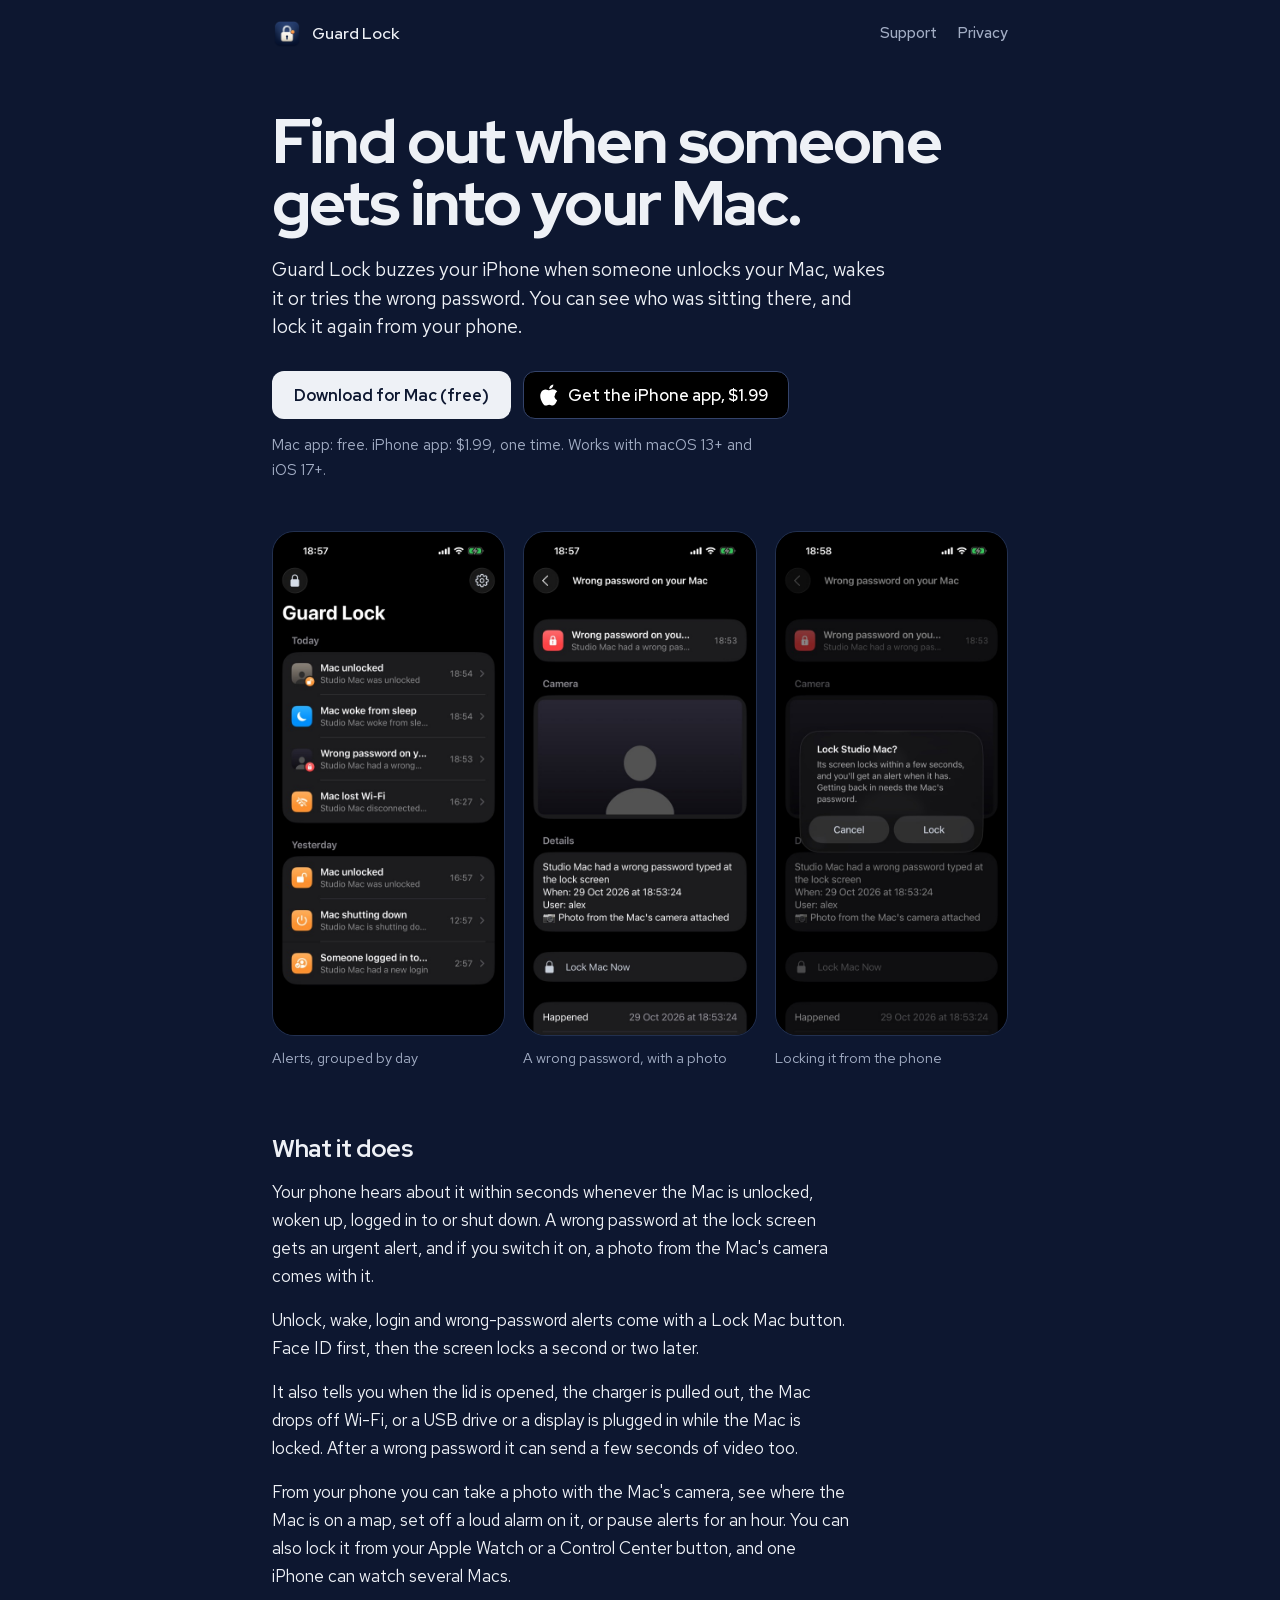
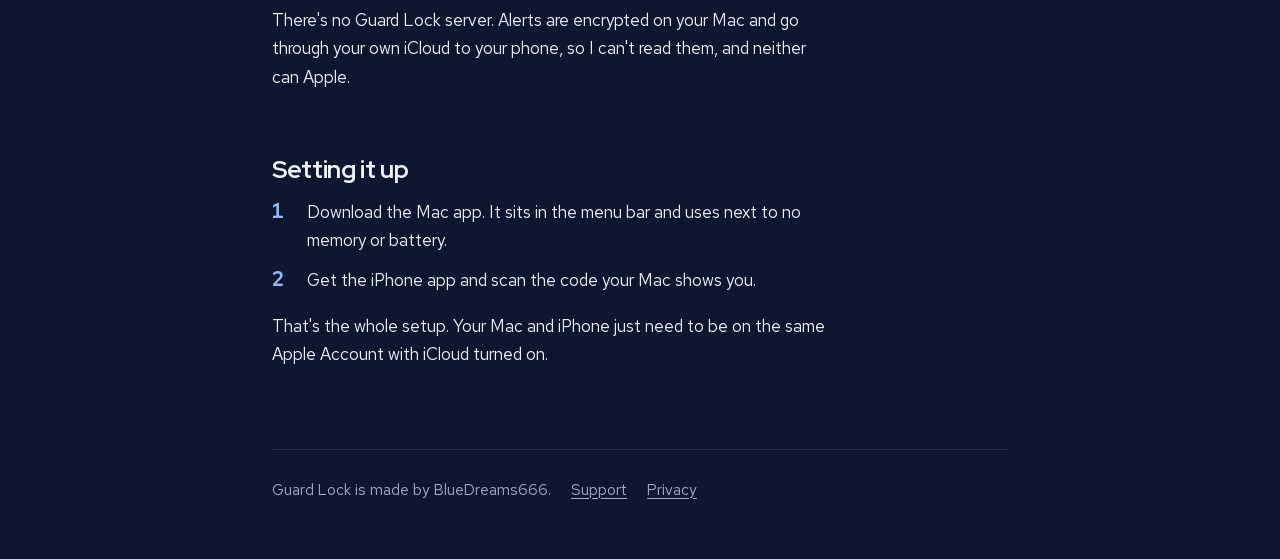
<file: index.html>
<!doctype html>
<html lang="en">
<head>
<meta charset="utf-8">
<meta name="viewport" content="width=device-width, initial-scale=1">
<title>Guard Lock: find out when someone gets into your Mac</title>
<meta name="description" content="Guard Lock alerts your iPhone when your Mac is unlocked, woken or gets a wrong password, with a photo of who's there, and lets you lock it from your phone.">
<meta property="og:title" content="Guard Lock: find out when someone gets into your Mac">
<meta property="og:description" content="Alerts on your iPhone when your Mac is unlocked or gets a wrong password, a photo of who's there, and Lock Mac from your phone.">
<meta property="og:image" content="https://bluedreams666.github.io/guardlock-site/og.jpg">
<meta property="og:url" content="https://bluedreams666.github.io/guardlock-site/">
<meta property="og:type" content="website">
<meta name="twitter:card" content="summary_large_image">
<meta name="theme-color" content="#0d1730">
<link rel="icon" href="favicon.png">
<link rel="preload" href="fonts/red-hat-display-normal-latin.woff2" as="font" type="font/woff2" crossorigin>
<link rel="preload" href="fonts/red-hat-text-normal-latin.woff2" as="font" type="font/woff2" crossorigin>
<link rel="stylesheet" href="fonts.css">
<link rel="stylesheet" href="style.css?v=2">
</head>
<body>
<header class="site">
  <img src="icon.png" alt=""><a class="home" href="./">Guard Lock</a>
  <nav><a href="support.html">Support</a><a href="privacy.html">Privacy</a></nav>
</header>
<main>
  <h1>Find out when someone gets into your Mac.</h1>
  <p class="sub">Guard Lock buzzes your iPhone when someone unlocks your Mac, wakes it or tries the wrong password. You can see who was sitting there, and lock it again from your phone.</p>

  <p class="get">
    <a class="dl" href="https://github.com/BlueDreams666/guardlock-site/releases/latest/download/GuardLock.zip">Download for Mac (free)</a>
    <a class="store" href="https://apps.apple.com/app/id6828507894"><svg viewBox="0 0 17 20" aria-hidden="true"><path d="M14.1 10.6c0-2.6 2.1-3.8 2.2-3.9-1.2-1.8-3.1-2-3.7-2-1.6-.2-3.1.9-3.9.9-.8 0-2-.9-3.4-.9-1.7 0-3.3 1-4.2 2.6-1.8 3.1-.5 7.7 1.3 10.2.8 1.2 1.8 2.6 3.1 2.5 1.2 0 1.7-.8 3.2-.8s1.9.8 3.2.8c1.3 0 2.2-1.2 3-2.4.9-1.4 1.3-2.7 1.3-2.8 0 0-2.6-1-2.6-4.1zM11.6 3c.7-.8 1.1-1.9 1-3-1 0-2.1.7-2.8 1.5-.6.7-1.2 1.8-1 2.9 1.1.1 2.1-.6 2.8-1.4z"/></svg><span>Get the iPhone app, $1.99</span></a>
  </p>
  <p class="small">Mac app: free. iPhone app: $1.99, one time. Works with macOS 13+ and iOS 17+.</p>

  <div class="shots">
    <figure><img src="screens/1-history.jpg" alt="The iPhone app's alert history: unlocks, wake-ups and a wrong password" loading="lazy" width="540" height="1174"><figcaption>Alerts, grouped by day</figcaption></figure>
    <figure><img src="screens/2-photo-alert.jpg" alt="A wrong-password alert with the photo from the Mac's camera" loading="lazy" width="540" height="1174"><figcaption>A wrong password, with a photo</figcaption></figure>
    <figure><img src="screens/3-lock-mac.jpg" alt="Locking the Mac from the iPhone" loading="lazy" width="540" height="1174"><figcaption>Locking it from the phone</figcaption></figure>
  </div>

  <h2>What it does</h2>
  <p>Your phone hears about it within seconds whenever the Mac is unlocked, woken up, logged in to or shut down. A wrong password at the lock screen gets an urgent alert, and if you switch it on, a photo from the Mac's camera comes with it.</p>
  <p>Unlock, wake, login and wrong-password alerts come with a Lock Mac button. Face ID first, then the screen locks a second or two later.</p>
    <p>It also tells you when the lid is opened, the charger is pulled out, the Mac drops off Wi-Fi, or a USB drive or a display is plugged in while the Mac is locked. After a wrong password it can send a few seconds of video too.</p>
    <p>From your phone you can take a photo with the Mac's camera, see where the Mac is on a map, set off a loud alarm on it, or pause alerts for an hour. You can also lock it from your Apple Watch or a Control Center button, and one iPhone can watch several Macs.</p>
  <p>There's no Guard Lock server. Alerts are encrypted on your Mac and go through your own iCloud to your phone, so I can't read them, and neither can Apple.</p>

  <h2>Setting it up</h2>
  <ol>
    <li>Download the Mac app. It sits in the menu bar and uses next to no memory or battery.</li>
    <li>Get the iPhone app and scan the code your Mac shows you.</li>
  </ol>
  <p>That's the whole setup. Your Mac and iPhone just need to be on the same Apple Account with iCloud turned on.</p>
</main>
<footer>Guard Lock is made by BlueDreams666. <a href="support.html">Support</a> <a href="privacy.html">Privacy</a></footer>
</body>
</html>
</file>
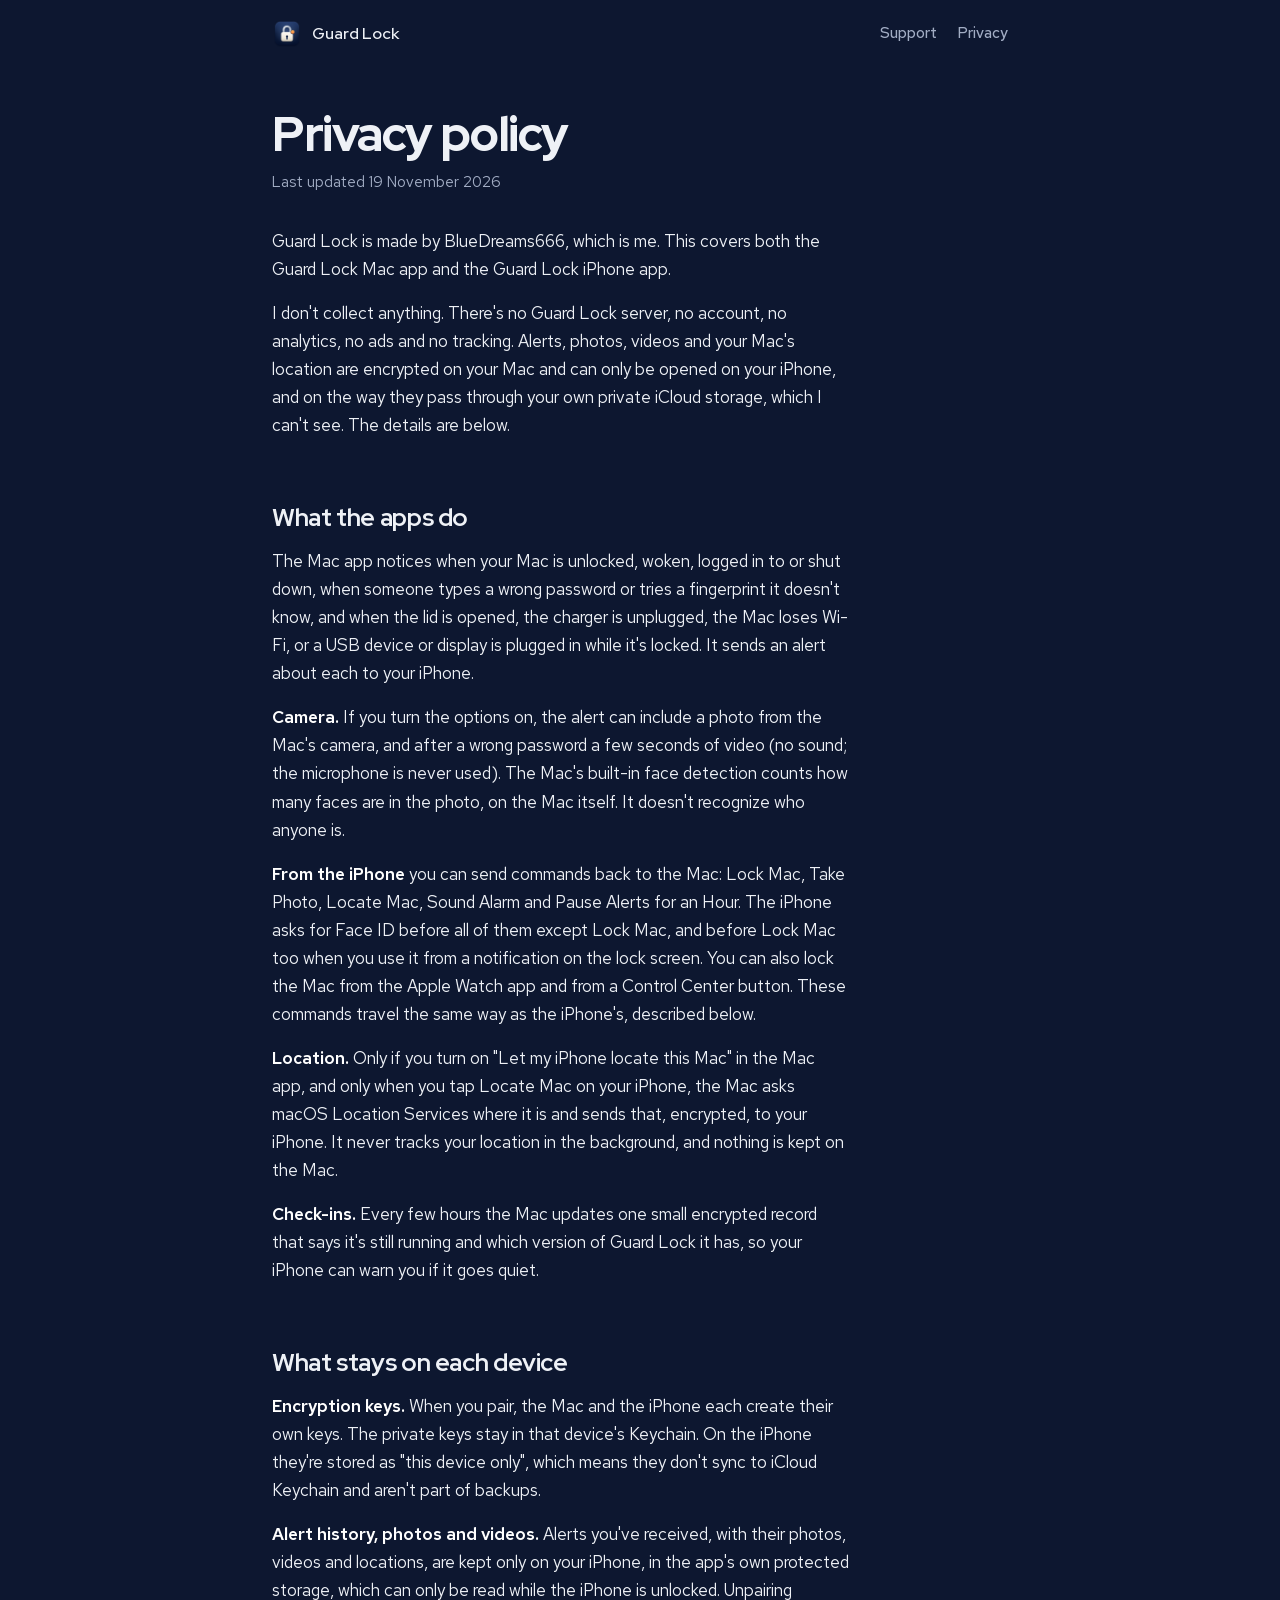
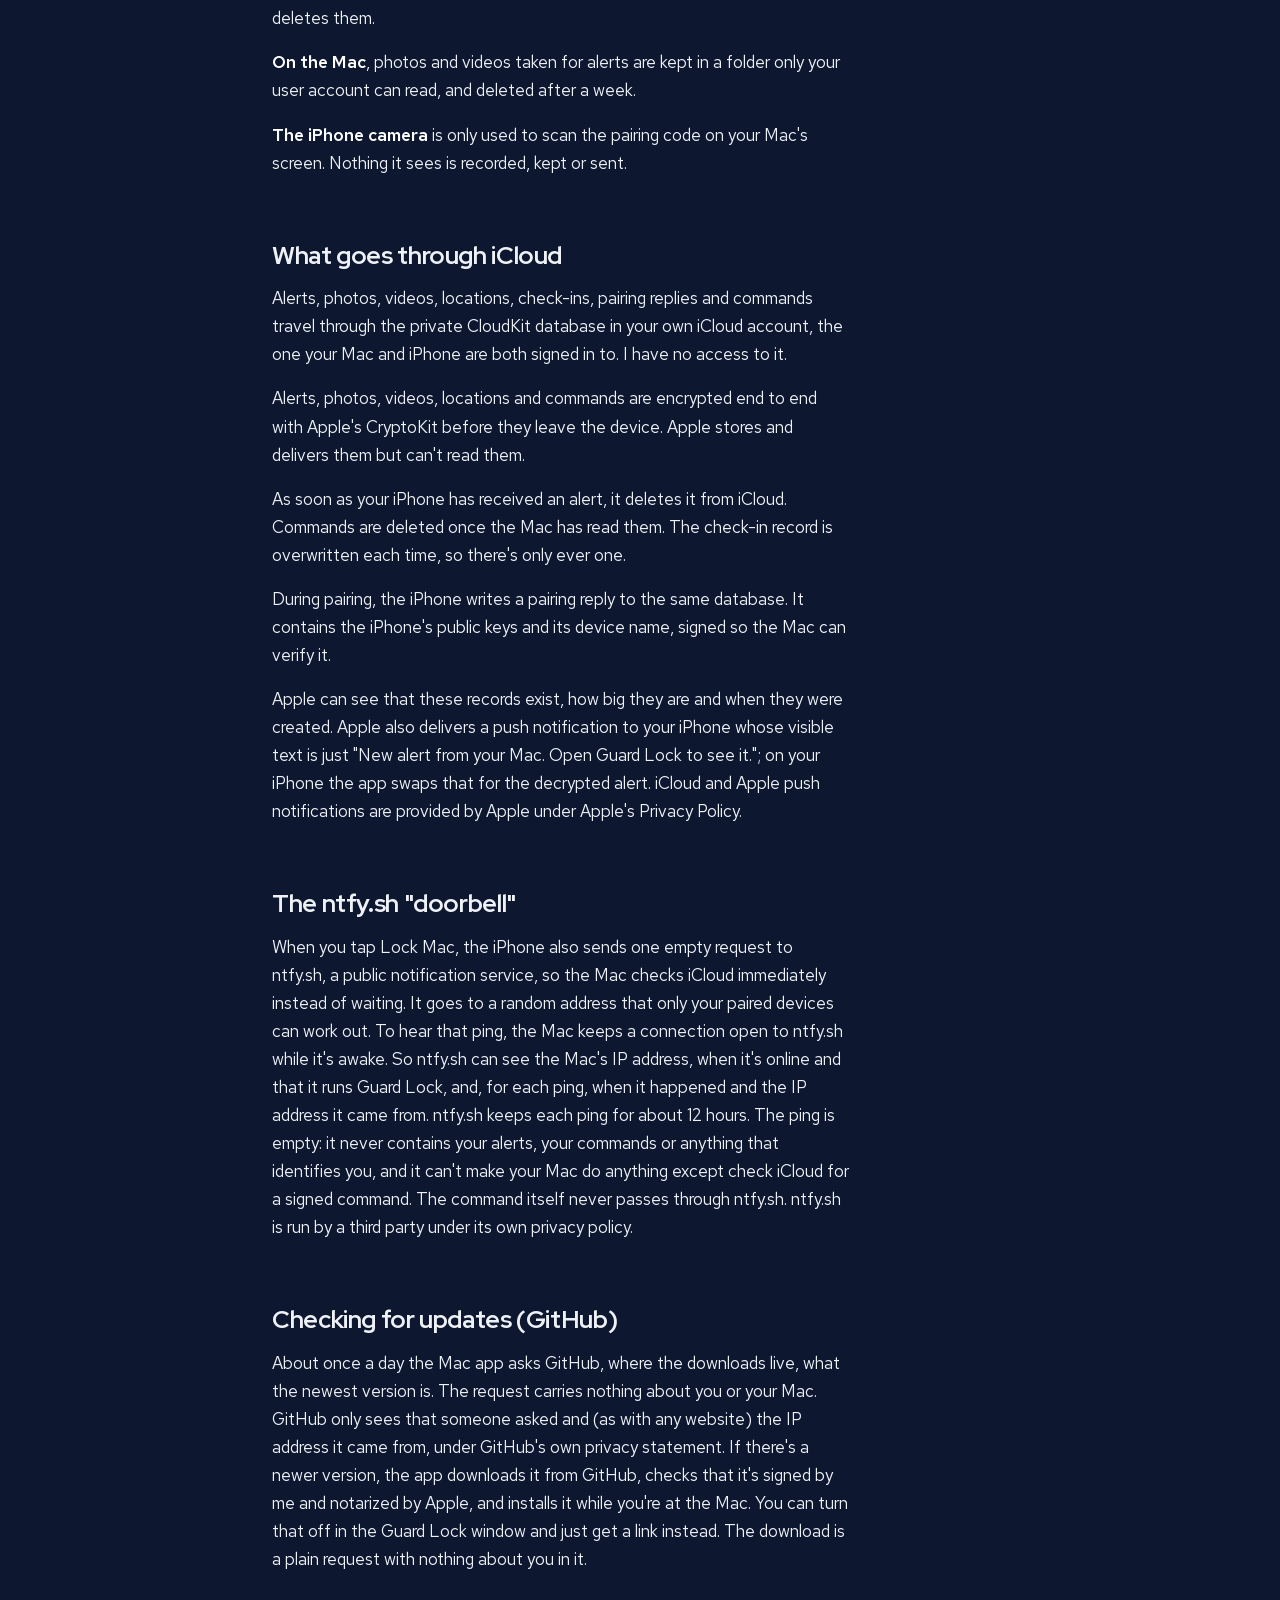
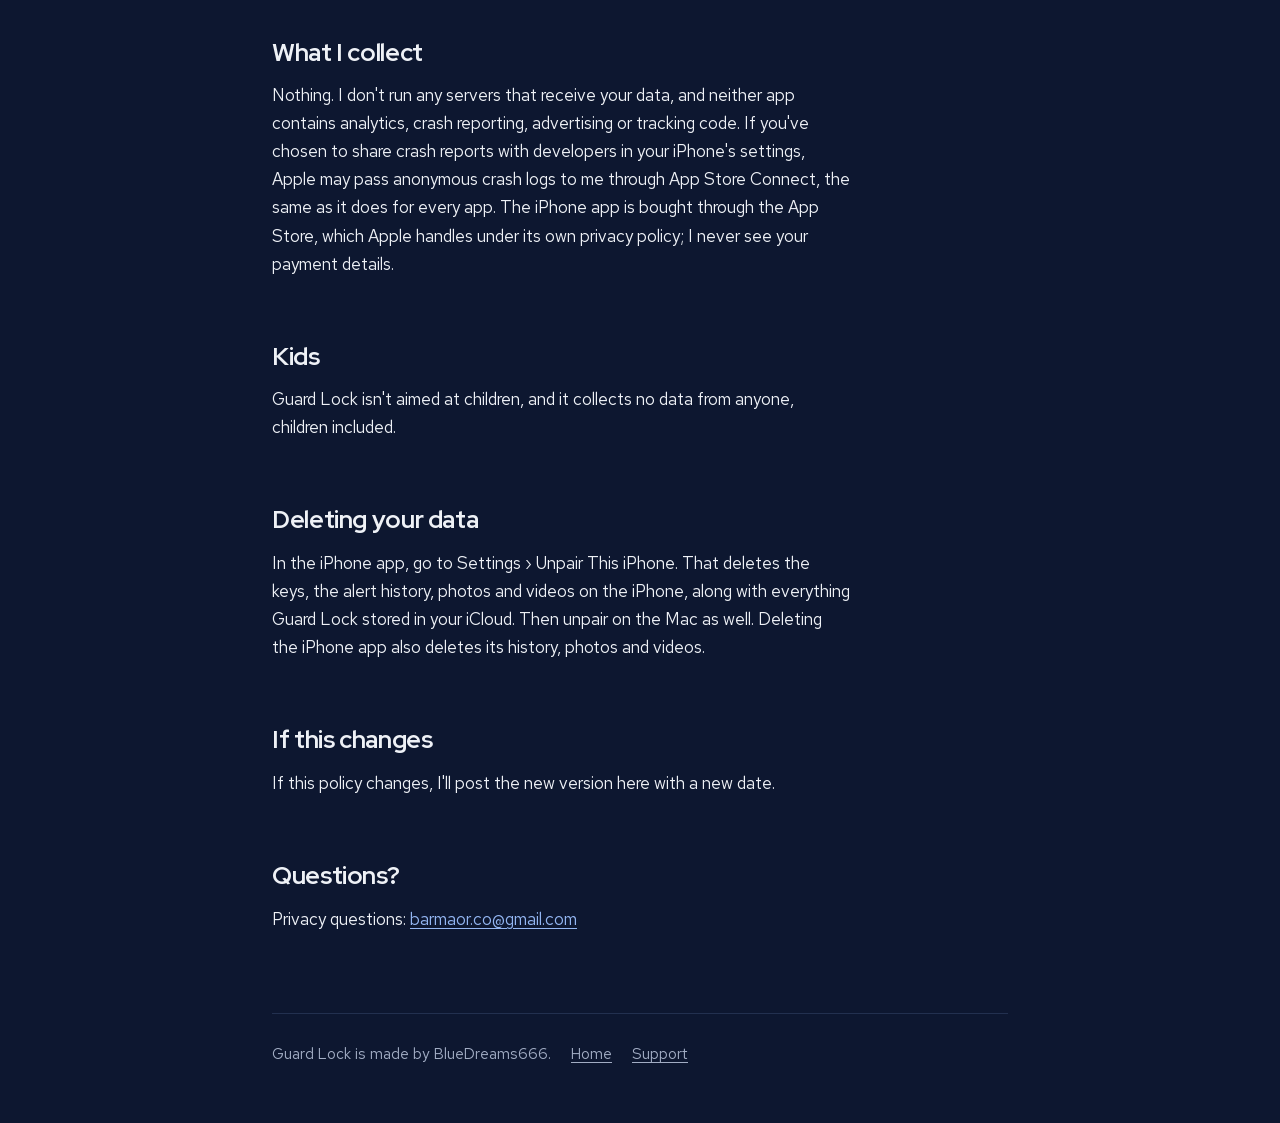
<file: privacy.html>
<!doctype html>
<html lang="en">
<head>
<meta charset="utf-8">
<meta name="viewport" content="width=device-width, initial-scale=1">
<title>Guard Lock privacy policy</title>
<meta name="theme-color" content="#0d1730">
<link rel="icon" href="favicon.png">
<link rel="preload" href="fonts/red-hat-display-normal-latin.woff2" as="font" type="font/woff2" crossorigin>
<link rel="preload" href="fonts/red-hat-text-normal-latin.woff2" as="font" type="font/woff2" crossorigin>
<link rel="stylesheet" href="fonts.css">
<link rel="stylesheet" href="style.css?v=2">
</head>
<body>
<header class="site">
  <img src="icon.png" alt=""><a class="home" href="./">Guard Lock</a>
  <nav><a href="support.html">Support</a><a href="privacy.html">Privacy</a></nav>
</header>
<main>
<h1 class="page">Privacy policy</h1>
<p class="small">Last updated 19 November 2026</p>

<p>Guard Lock is made by BlueDreams666, which is me. This covers both the Guard Lock Mac app and the Guard Lock iPhone app.</p>
<p>I don't collect anything. There's no Guard Lock server, no account, no analytics, no ads and no tracking. Alerts, photos, videos and your Mac's location are encrypted on your Mac and can only be opened on your iPhone, and on the way they pass through your own private iCloud storage, which I can't see. The details are below.</p>

<h2>What the apps do</h2>
<p>The Mac app notices when your Mac is unlocked, woken, logged in to or shut down, when someone types a wrong password or tries a fingerprint it doesn't know, and when the lid is opened, the charger is unplugged, the Mac loses Wi-Fi, or a USB device or display is plugged in while it's locked. It sends an alert about each to your iPhone.</p>
<p><strong>Camera.</strong> If you turn the options on, the alert can include a photo from the Mac's camera, and after a wrong password a few seconds of video (no sound; the microphone is never used). The Mac's built-in face detection counts how many faces are in the photo, on the Mac itself. It doesn't recognize who anyone is.</p>
<p><strong>From the iPhone</strong> you can send commands back to the Mac: Lock Mac, Take Photo, Locate Mac, Sound Alarm and Pause Alerts for an Hour. The iPhone asks for Face ID before all of them except Lock Mac, and before Lock Mac too when you use it from a notification on the lock screen. You can also lock the Mac from the Apple Watch app and from a Control Center button. These commands travel the same way as the iPhone's, described below.</p>
<p><strong>Location.</strong> Only if you turn on "Let my iPhone locate this Mac" in the Mac app, and only when you tap Locate Mac on your iPhone, the Mac asks macOS Location Services where it is and sends that, encrypted, to your iPhone. It never tracks your location in the background, and nothing is kept on the Mac.</p>
<p><strong>Check-ins.</strong> Every few hours the Mac updates one small encrypted record that says it's still running and which version of Guard Lock it has, so your iPhone can warn you if it goes quiet.</p>

<h2>What stays on each device</h2>
<p><strong>Encryption keys.</strong> When you pair, the Mac and the iPhone each create their own keys. The private keys stay in that device's Keychain. On the iPhone they're stored as "this device only", which means they don't sync to iCloud Keychain and aren't part of backups.</p>
<p><strong>Alert history, photos and videos.</strong> Alerts you've received, with their photos, videos and locations, are kept only on your iPhone, in the app's own protected storage, which can only be read while the iPhone is unlocked. Unpairing deletes them.</p>
<p><strong>On the Mac</strong>, photos and videos taken for alerts are kept in a folder only your user account can read, and deleted after a week.</p>
<p><strong>The iPhone camera</strong> is only used to scan the pairing code on your Mac's screen. Nothing it sees is recorded, kept or sent.</p>

<h2>What goes through iCloud</h2>
<p>Alerts, photos, videos, locations, check-ins, pairing replies and commands travel through the private CloudKit database in your own iCloud account, the one your Mac and iPhone are both signed in to. I have no access to it.</p>
<p>Alerts, photos, videos, locations and commands are encrypted end to end with Apple's CryptoKit before they leave the device. Apple stores and delivers them but can't read them.</p>
<p>As soon as your iPhone has received an alert, it deletes it from iCloud. Commands are deleted once the Mac has read them. The check-in record is overwritten each time, so there's only ever one.</p>
<p>During pairing, the iPhone writes a pairing reply to the same database. It contains the iPhone's public keys and its device name, signed so the Mac can verify it.</p>
<p>Apple can see that these records exist, how big they are and when they were created. Apple also delivers a push notification to your iPhone whose visible text is just "New alert from your Mac. Open Guard Lock to see it."; on your iPhone the app swaps that for the decrypted alert. iCloud and Apple push notifications are provided by Apple under Apple's Privacy Policy.</p>

<h2>The ntfy.sh "doorbell"</h2>
<p>When you tap Lock Mac, the iPhone also sends one empty request to ntfy.sh, a public notification service, so the Mac checks iCloud immediately instead of waiting. It goes to a random address that only your paired devices can work out. To hear that ping, the Mac keeps a connection open to ntfy.sh while it's awake. So ntfy.sh can see the Mac's IP address, when it's online and that it runs Guard Lock, and, for each ping, when it happened and the IP address it came from. ntfy.sh keeps each ping for about 12 hours. The ping is empty: it never contains your alerts, your commands or anything that identifies you, and it can't make your Mac do anything except check iCloud for a signed command. The command itself never passes through ntfy.sh. ntfy.sh is run by a third party under its own privacy policy.</p>

<h2>Checking for updates (GitHub)</h2>
<p>About once a day the Mac app asks GitHub, where the downloads live, what the newest version is. The request carries nothing about you or your Mac. GitHub only sees that someone asked and (as with any website) the IP address it came from, under GitHub's own privacy statement. If there's a newer version, the app downloads it from GitHub, checks that it's signed by me and notarized by Apple, and installs it while you're at the Mac. You can turn that off in the Guard Lock window and just get a link instead. The download is a plain request with nothing about you in it.</p>

<h2>What I collect</h2>
<p>Nothing. I don't run any servers that receive your data, and neither app contains analytics, crash reporting, advertising or tracking code. If you've chosen to share crash reports with developers in your iPhone's settings, Apple may pass anonymous crash logs to me through App Store Connect, the same as it does for every app. The iPhone app is bought through the App Store, which Apple handles under its own privacy policy; I never see your payment details.</p>

<h2>Kids</h2>
<p>Guard Lock isn't aimed at children, and it collects no data from anyone, children included.</p>

<h2>Deleting your data</h2>
<p>In the iPhone app, go to Settings › Unpair This iPhone. That deletes the keys, the alert history, photos and videos on the iPhone, along with everything Guard Lock stored in your iCloud. Then unpair on the Mac as well. Deleting the iPhone app also deletes its history, photos and videos.</p>

<h2>If this changes</h2>
<p>If this policy changes, I'll post the new version here with a new date.</p>

<h2>Questions?</h2>
<p>Privacy questions: <a href="mailto:barmaor.co@gmail.com">barmaor.co@gmail.com</a></p>
</main>
<footer>Guard Lock is made by BlueDreams666. <a href="./">Home</a> <a href="support.html">Support</a></footer>
</body>
</html>
</file>
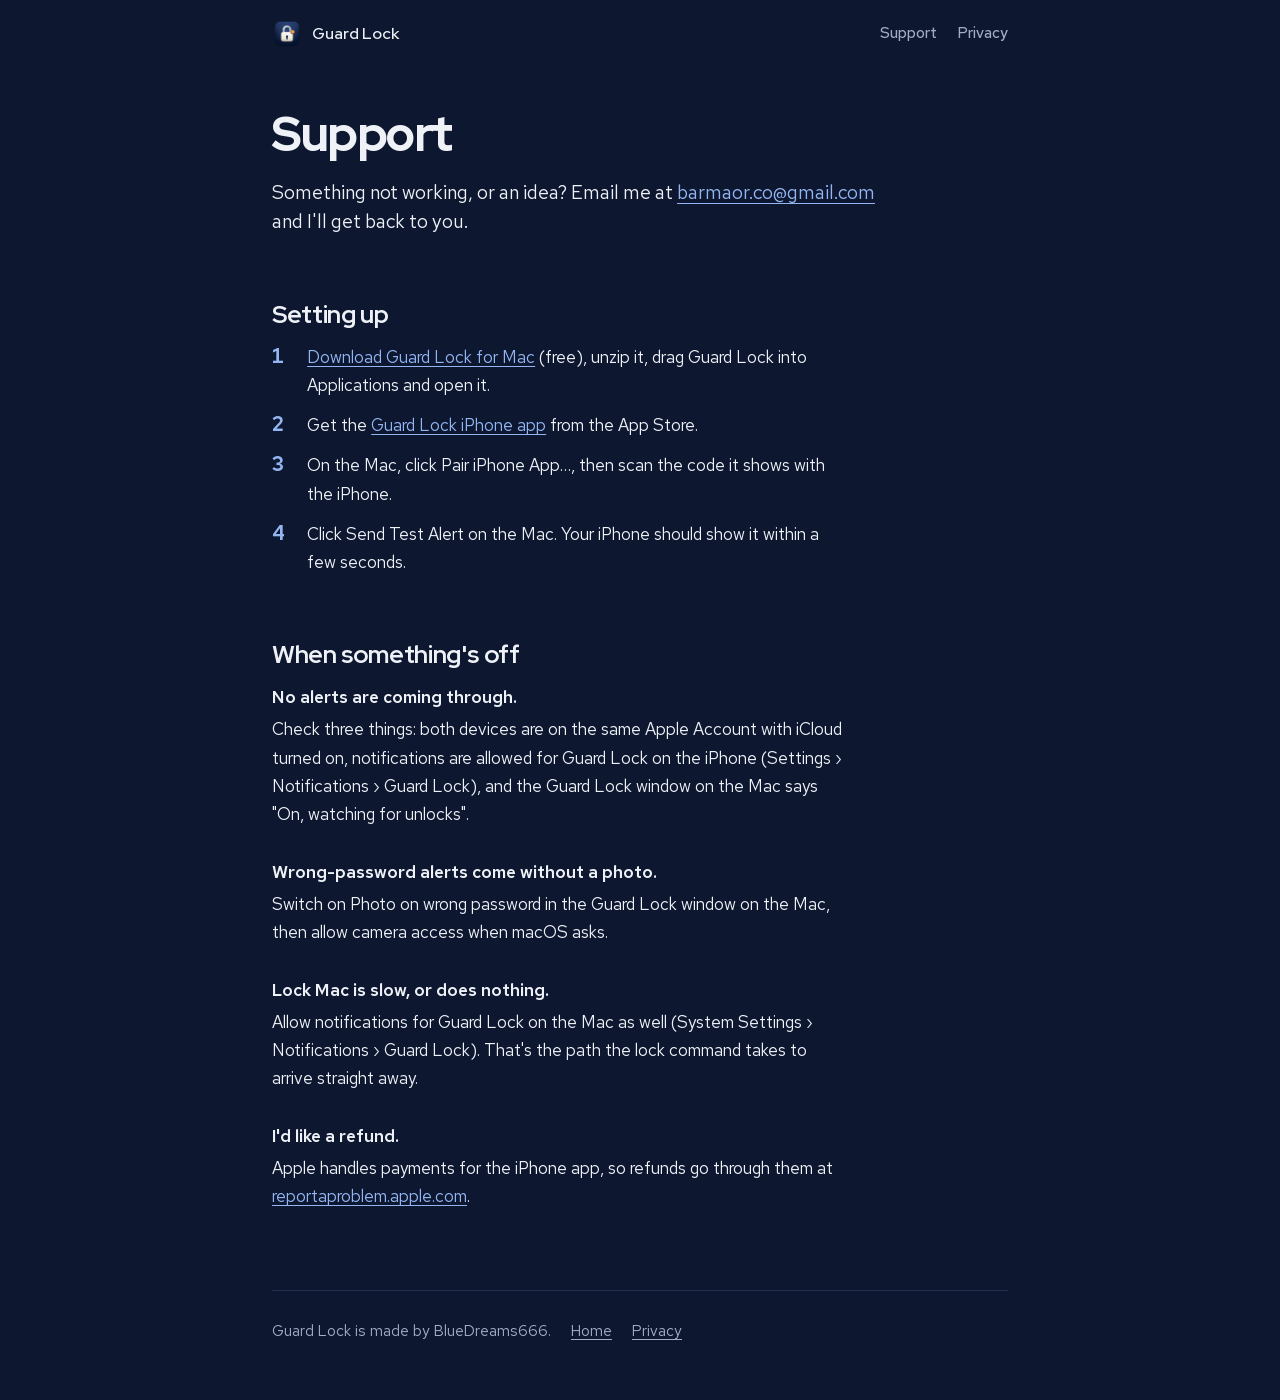
<file: support.html>
<!doctype html>
<html lang="en">
<head>
<meta charset="utf-8">
<meta name="viewport" content="width=device-width, initial-scale=1">
<title>Guard Lock support</title>
<meta name="theme-color" content="#0d1730">
<link rel="icon" href="favicon.png">
<link rel="preload" href="fonts/red-hat-display-normal-latin.woff2" as="font" type="font/woff2" crossorigin>
<link rel="preload" href="fonts/red-hat-text-normal-latin.woff2" as="font" type="font/woff2" crossorigin>
<link rel="stylesheet" href="fonts.css">
<link rel="stylesheet" href="style.css?v=2">
</head>
<body>
<header class="site">
  <img src="icon.png" alt=""><a class="home" href="./">Guard Lock</a>
  <nav><a href="support.html">Support</a><a href="privacy.html">Privacy</a></nav>
</header>
<main>
<h1 class="page">Support</h1>
<p class="sub">Something not working, or an idea? Email me at <a href="mailto:barmaor.co@gmail.com">barmaor.co@gmail.com</a> and I'll get back to you.</p>

<h2>Setting up</h2>
<ol>
  <li><a href="https://github.com/BlueDreams666/guardlock-site/releases/latest/download/GuardLock.zip">Download Guard Lock for Mac</a> (free), unzip it, drag Guard Lock into Applications and open it.</li>
  <li>Get the <a href="https://apps.apple.com/app/id6828507894">Guard Lock iPhone app</a> from the App Store.</li>
  <li>On the Mac, click Pair iPhone App…, then scan the code it shows with the iPhone.</li>
  <li>Click Send Test Alert on the Mac. Your iPhone should show it within a few seconds.</li>
</ol>

<h2>When something's off</h2>

<p class="q">No alerts are coming through.</p>
<p>Check three things: both devices are on the same Apple Account with iCloud turned on, notifications are allowed for Guard Lock on the iPhone (Settings › Notifications › Guard Lock), and the Guard Lock window on the Mac says "On, watching for unlocks".</p>

<p class="q">Wrong-password alerts come without a photo.</p>
<p>Switch on Photo on wrong password in the Guard Lock window on the Mac, then allow camera access when macOS asks.</p>

<p class="q">Lock Mac is slow, or does nothing.</p>
<p>Allow notifications for Guard Lock on the Mac as well (System Settings › Notifications › Guard Lock). That's the path the lock command takes to arrive straight away.</p>

<p class="q">I'd like a refund.</p>
<p>Apple handles payments for the iPhone app, so refunds go through them at <a href="https://reportaproblem.apple.com">reportaproblem.apple.com</a>.</p>
</main>
<footer>Guard Lock is made by BlueDreams666. <a href="./">Home</a> <a href="privacy.html">Privacy</a></footer>
</body>
</html>
</file>
<file: fonts.css>
/* Self-hosted fonts (SIL Open Font License) */
@font-face {
  font-family: 'Red Hat Display';
  font-style: normal;
  font-weight: 300 900;
  font-display: swap;
  src: url(fonts/red-hat-display-normal-latin-ext.woff2) format('woff2');
  unicode-range: U+0100-02BA, U+02BD-02C5, U+02C7-02CC, U+02CE-02D7, U+02DD-02FF, U+0304, U+0308, U+0329, U+1D00-1DBF, U+1E00-1E9F, U+1EF2-1EFF, U+2020, U+20A0-20AB, U+20AD-20C4, U+2113, U+2C60-2C7F, U+A720-A7FF;
}
@font-face {
  font-family: 'Red Hat Display';
  font-style: normal;
  font-weight: 300 900;
  font-display: swap;
  src: url(fonts/red-hat-display-normal-latin.woff2) format('woff2');
  unicode-range: U+0000-00FF, U+0131, U+0152-0153, U+02BB-02BC, U+02C6, U+02DA, U+02DC, U+0304, U+0308, U+0329, U+2000-206F, U+20AC, U+2122, U+2191, U+2193, U+2212, U+2215, U+FEFF, U+FFFD;
}
@font-face {
  font-family: 'Red Hat Text';
  font-style: normal;
  font-weight: 300 700;
  font-display: swap;
  src: url(fonts/red-hat-text-normal-latin-ext.woff2) format('woff2');
  unicode-range: U+0100-02BA, U+02BD-02C5, U+02C7-02CC, U+02CE-02D7, U+02DD-02FF, U+0304, U+0308, U+0329, U+1D00-1DBF, U+1E00-1E9F, U+1EF2-1EFF, U+2020, U+20A0-20AB, U+20AD-20C4, U+2113, U+2C60-2C7F, U+A720-A7FF;
}
@font-face {
  font-family: 'Red Hat Text';
  font-style: normal;
  font-weight: 300 700;
  font-display: swap;
  src: url(fonts/red-hat-text-normal-latin.woff2) format('woff2');
  unicode-range: U+0000-00FF, U+0131, U+0152-0153, U+02BB-02BC, U+02C6, U+02DA, U+02DC, U+0304, U+0308, U+0329, U+2000-206F, U+20AC, U+2122, U+2191, U+2193, U+2212, U+2215, U+FEFF, U+FFFD;
}
</file>
<file: style.css>
/* Guard Lock: a night-watch page. Dark like the app, Red Hat Display for headlines, Red Hat Text for reading. */
:root {
  color-scheme: dark;
  --night: #0d1730;
  --panel: #15213f;
  --ink: #eef1f6;
  --soft: #a2adc4;
  --rule: #22304f;
  --accent: #93b6f2;
  --select: rgba(147, 182, 242, .3);
  --display: "Red Hat Display", -apple-system, "Helvetica Neue", Arial, sans-serif;
  --text: "Red Hat Text", -apple-system, "Helvetica Neue", Arial, sans-serif;
}
* { box-sizing: border-box; }
html { -webkit-text-size-adjust: 100%; }
body {
  margin: 0;
  background: var(--night);
  color: var(--ink);
  font: 400 1.0625rem/1.65 var(--text);
  -webkit-font-smoothing: antialiased;
}
::selection { background: var(--select); }
a { color: var(--accent); text-decoration-thickness: 1px; text-underline-offset: .2em; }
a:hover { text-decoration-thickness: 2px; }
:focus-visible { outline: 2px solid var(--accent); outline-offset: 3px; border-radius: 4px; }

header.site, main, footer { width: min(100% - 40px, 46rem); margin-inline: auto; }
header.site { display: flex; align-items: center; gap: 10px; padding-top: 14px; font: 600 1rem/1 var(--display); }
header.site img { width: 30px; height: 30px; border-radius: 7px; }
header.site a.home { color: var(--ink); text-decoration: none; padding: 12px 0; }
header.site nav { margin-left: auto; display: flex; gap: 20px; font-family: var(--text); font-weight: 500; font-size: .95rem; }
header.site nav a { color: var(--soft); text-decoration: none; padding: 12px 0; }
header.site nav a:hover { color: var(--ink); }

main { padding: 56px 0 24px; }
h1 { font: 800 clamp(2.5rem, 8.4vw, 3.9rem)/1 var(--display); letter-spacing: -.03em; margin: 0 0 20px; max-width: 13em; text-wrap: balance; }
h1.page { font-size: clamp(2.2rem, 7vw, 3rem); }
.sub { font-size: 1.2rem; line-height: 1.5; color: var(--ink); margin: 0 0 30px; max-width: 32em; text-wrap: pretty; }
h1 + .small { margin: -8px 0 32px; }
h2 { font: 700 1.55rem/1.2 var(--display); letter-spacing: -.015em; margin: 64px 0 14px; text-wrap: balance; }
p { margin: 0 0 16px; max-width: 34em; text-wrap: pretty; }
strong { font-weight: 600; color: #fff; }
.small { font-size: .95rem; color: var(--soft); }
.q { font-weight: 600; margin: 30px 0 4px; }
h2 + .q { margin-top: 8px; }
ul { margin: 0 0 16px; padding-left: 1.2em; max-width: 34em; }
li { margin: 0 0 8px; }
li::marker { color: var(--soft); }

/* Two ways to get it */
.get { display: flex; flex-wrap: wrap; align-items: center; gap: 12px; margin: 0 0 14px; }
.get .dl { display: inline-flex; align-items: center; min-height: 48px; padding: 0 22px; border-radius: 12px; background: var(--ink); color: var(--night);
           font: 700 1.02rem/1 var(--display); text-decoration: none; }
.get .dl:hover { background: #fff; }
.store { display: inline-flex; align-items: center; gap: 10px; min-height: 48px; padding: 0 20px 0 16px; border-radius: 12px; background: #000; color: #fff;
         border: 1px solid #34436a; font: 600 1.02rem/1 var(--display); text-decoration: none; }
.store:hover { border-color: #6b7a9a; }
.store svg { width: 18px; height: 22px; fill: #fff; flex: none; }
.get + .small { margin-bottom: 0; }

/* The app, three screens */
.shots { display: grid; grid-template-columns: repeat(3, 1fr); gap: 18px; margin: 48px 0 0; }
.shots figure { margin: 0; }
.shots img { display: block; width: 100%; height: auto; border-radius: 22px; border: 1px solid var(--rule); background: var(--panel); }
.shots figcaption { font-size: .9rem; color: var(--soft); margin-top: 10px; }

/* Setup steps */
ol { list-style: none; counter-reset: step; margin: 0 0 18px; padding: 0; max-width: 34em; }
ol li { counter-increment: step; position: relative; padding-left: 2.2rem; margin: 0 0 12px; }
ol li::before { content: counter(step); position: absolute; left: 0; top: 0; font: 800 1.25rem/1.35 var(--display); color: var(--accent); font-variant-numeric: tabular-nums; }

footer { padding: 28px 0 56px; margin-top: 40px; border-top: 1px solid var(--rule); color: var(--soft); font-size: .95rem; }
footer a { color: var(--soft); }
footer a:hover { color: var(--ink); }

@media (max-width: 620px) {
  main { padding-top: 36px; }
  .sub { font-size: 1.1rem; }
  .shots { display: flex; overflow-x: auto; scroll-snap-type: x mandatory; scroll-padding-inline: 20px; gap: 14px; margin-inline: -20px; padding: 0 20px 6px; scrollbar-width: none; }
  .shots::-webkit-scrollbar { display: none; }
  .shots figure { flex: 0 0 62%; scroll-snap-align: start; }
  h2 { margin-top: 52px; }
}
footer { display: flex; flex-wrap: wrap; gap: 6px 20px; }

/* No single stray word on the last line */
li { text-wrap: pretty; }
</file>
